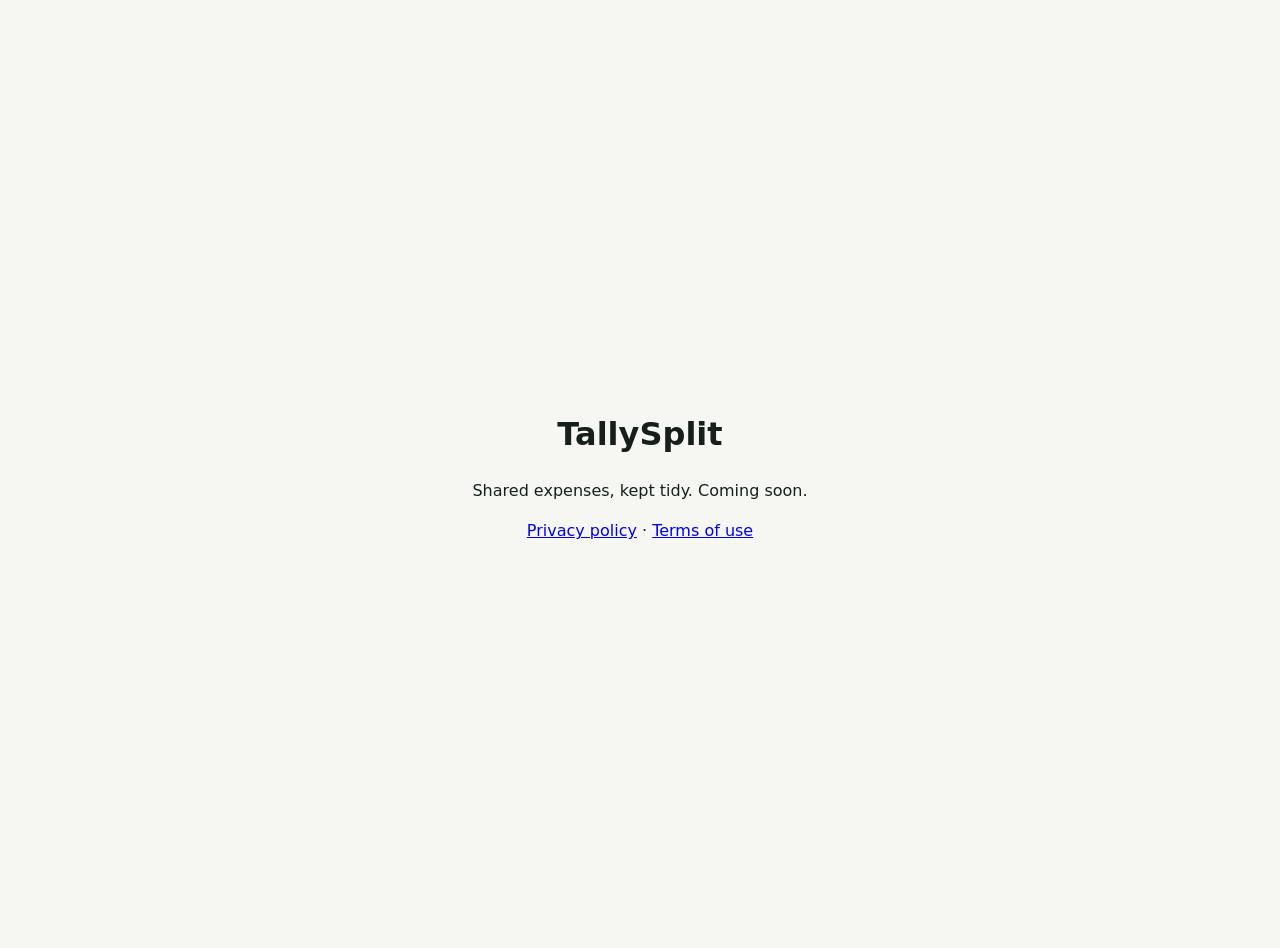
<file: index.html>
<!doctype html>
<html lang="en">
  <head>
    <meta charset="utf-8" />
    <meta name="viewport" content="width=device-width, initial-scale=1" />
    <meta name="robots" content="noindex" />
    <title>TallySplit</title>
    <link rel="icon" href="favicon.png" />
    <style>
      body {
        margin: 0;
        min-height: 100vh;
        display: flex;
        align-items: center;
        justify-content: center;
        padding: 24px 16px;
        background: #f6f7f3;
        color: #15201b;
        font:
          16px/1.5 system-ui,
          -apple-system,
          'Segoe UI',
          Roboto,
          sans-serif;
        text-align: center;
      }
      @media (prefers-color-scheme: dark) {
        body {
          background: #0d1411;
          color: #eaf1ed;
        }
      }
    </style>
  </head>
  <body>
    <main>
      <h1>TallySplit</h1>
      <p>Shared expenses, kept tidy. Coming soon.</p>
      <p><a href="privacy/">Privacy policy</a> · <a href="terms/">Terms of use</a></p>
    </main>
  </body>
</html>
</file>
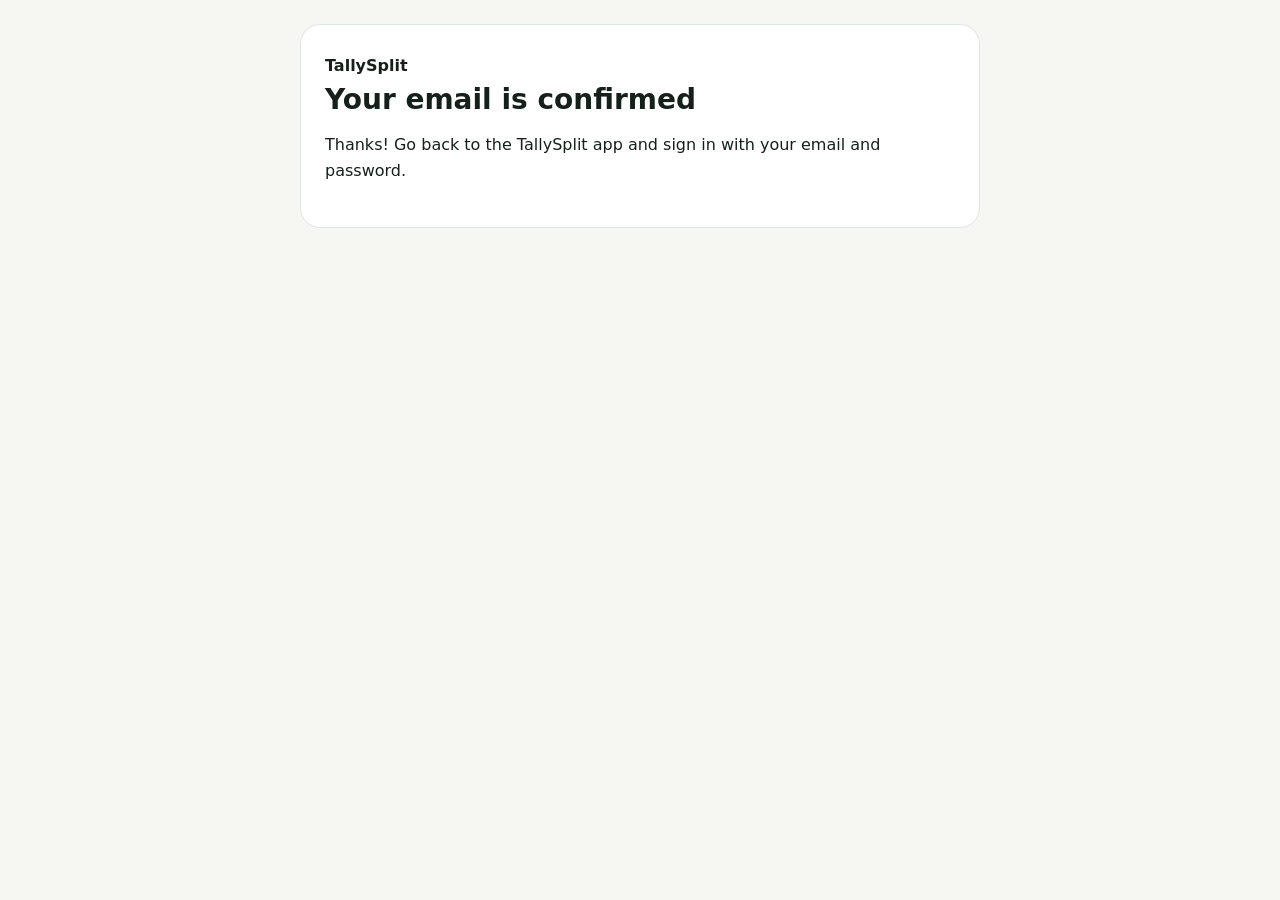
<file: confirmed/index.html>
<!doctype html>
<html lang="en">
  <head>
    <meta charset="utf-8" />
    <meta name="viewport" content="width=device-width, initial-scale=1" />
    <meta name="robots" content="noindex" />
    <title>Email confirmed · TallySplit</title>
    <meta name="description" content="Your TallySplit email address is confirmed." />
    <link rel="icon" href="../favicon.png" />
    <link rel="stylesheet" href="../legal.css" />
  </head>
  <body>
    <main>
      <p class="brand"><a href="../">TallySplit</a></p>
      <h1 id="title">Your email is confirmed</h1>
      <p id="message">
        Thanks! Go back to the TallySplit app and sign in with your email and password.
      </p>
    </main>
    <script>
      // Supabase sends people here after they tap the link in the sign-up email (Stage 11).
      // A used or expired link arrives with an error in the address instead.
      var params = new URLSearchParams(location.hash.slice(1) + '&' + location.search.slice(1));
      if (params.get('error') || params.get('error_code')) {
        document.getElementById('title').textContent = 'That link has expired';
        document.getElementById('message').textContent =
          'It may have been used already. Open TallySplit and try signing in. If your email ' +
          "isn't confirmed yet, sign up again with the same email to get a new link.";
      }
      // Tidy the address so the one-time code isn't left in the browser's history.
      if (location.search || location.hash) history.replaceState(null, '', location.pathname);
    </script>
  </body>
</html>
</file>
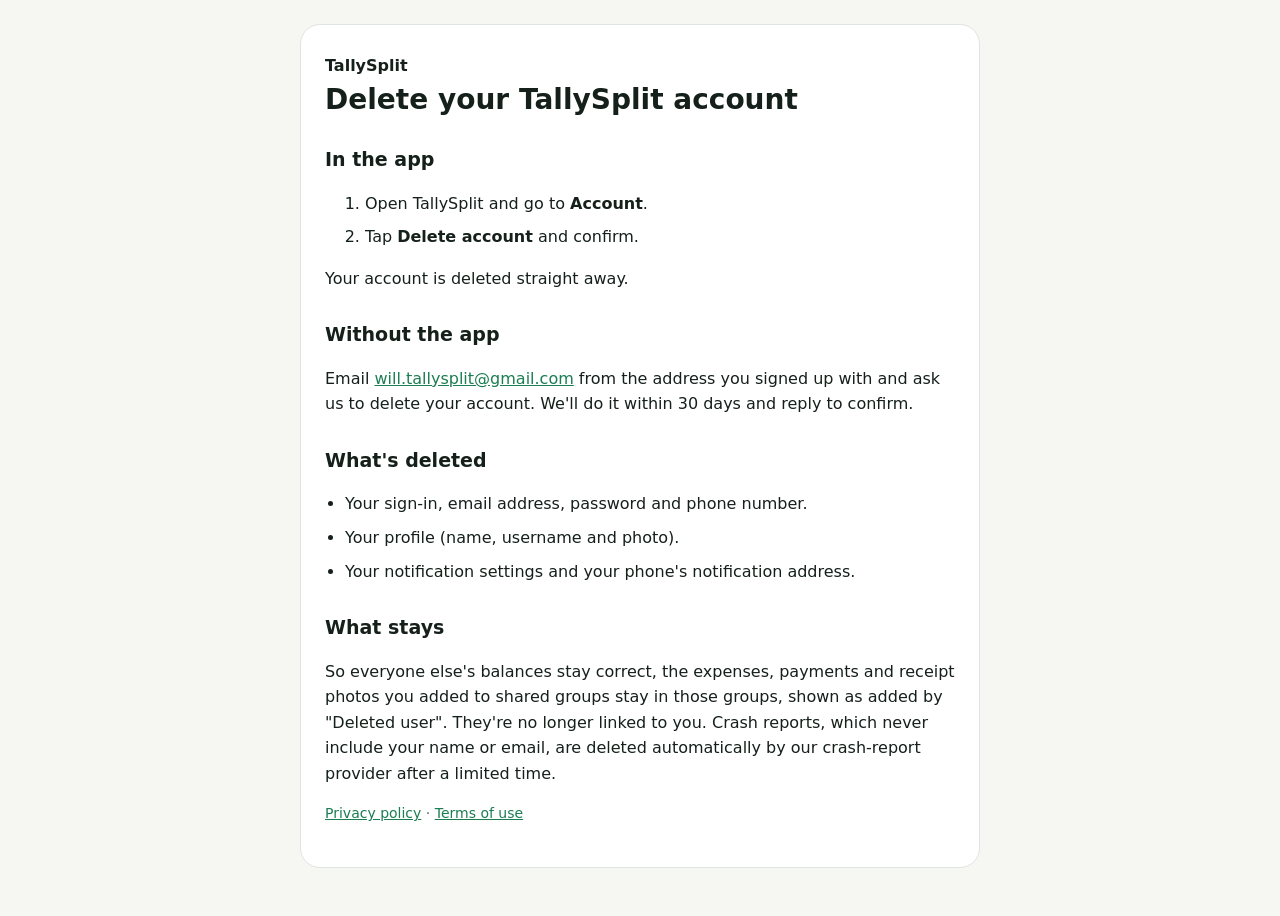
<file: delete-account/index.html>
<!doctype html>
<html lang="en">
  <head>
    <meta charset="utf-8" />
    <meta name="viewport" content="width=device-width, initial-scale=1" />
    <title>Delete your account · TallySplit</title>
    <meta
      name="description"
      content="How to delete your TallySplit account and what happens to your data."
    />
    <link rel="icon" href="../favicon.png" />
    <link rel="stylesheet" href="../legal.css" />
  </head>
  <body>
    <main>
      <p class="brand"><a href="../">TallySplit</a></p>
      <h1>Delete your TallySplit account</h1>

      <h2>In the app</h2>
      <ol>
        <li>Open TallySplit and go to <strong>Account</strong>.</li>
        <li>Tap <strong>Delete account</strong> and confirm.</li>
      </ol>
      <p>Your account is deleted straight away.</p>

      <h2>Without the app</h2>
      <p>
        Email <a href="mailto:will.tallysplit@gmail.com">will.tallysplit@gmail.com</a> from the
        address you signed up with and ask us to delete your account. We'll do it within 30 days and
        reply to confirm.
      </p>

      <h2>What's deleted</h2>
      <ul>
        <li>Your sign-in, email address, password and phone number.</li>
        <li>Your profile (name, username and photo).</li>
        <li>Your notification settings and your phone's notification address.</li>
      </ul>

      <h2>What stays</h2>
      <p>
        So everyone else's balances stay correct, the expenses, payments and receipt photos you
        added to shared groups stay in those groups, shown as added by "Deleted user". They're no
        longer linked to you. Crash reports, which never include your name or email, are deleted
        automatically by our crash-report provider after a limited time.
      </p>

      <p class="muted">
        <a href="../privacy/">Privacy policy</a> · <a href="../terms/">Terms of use</a>
      </p>
    </main>
  </body>
</html>
</file>
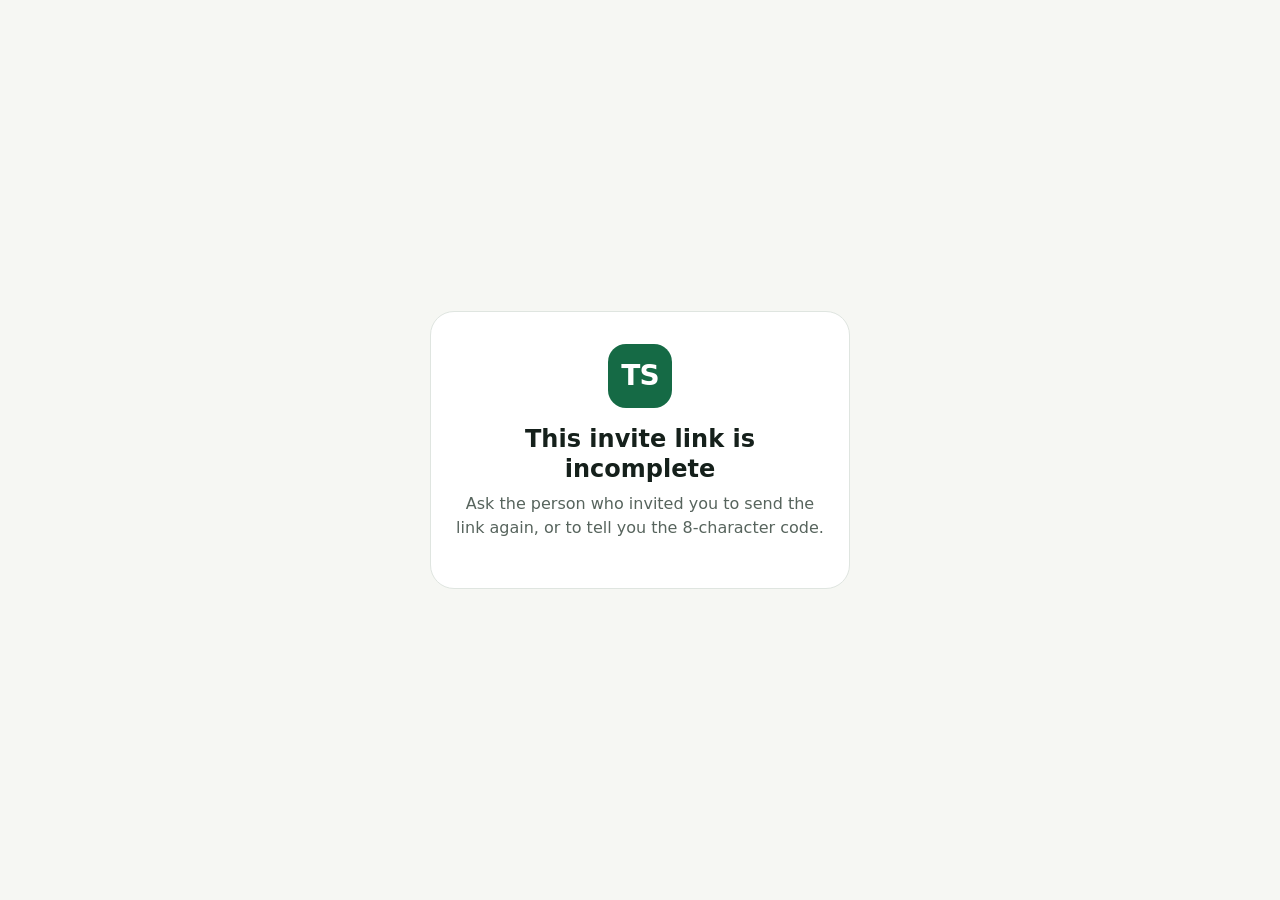
<file: join/index.html>
<!doctype html>
<html lang="en">
  <head>
    <meta charset="utf-8" />
    <meta name="viewport" content="width=device-width, initial-scale=1" />
    <meta name="robots" content="noindex" />
    <title>Join a group on TallySplit</title>
    <meta name="description" content="You've been invited to a group on TallySplit." />
    <link rel="icon" href="../favicon.png" />
    <style>
      :root {
        --bg: #f6f7f3;
        --card: #ffffff;
        --text: #15201b;
        --muted: #57645d;
        --primary: #1b7d52;
        --hero: #156a45;
        --on-hero: #ffffff;
        --border: #dfe5e0;
      }
      @media (prefers-color-scheme: dark) {
        :root {
          --bg: #0d1411;
          --card: #16201b;
          --text: #eaf1ed;
          --muted: #a3b0a9;
          --primary: #4acb8d;
          --hero: #143f2d;
          --on-hero: #eaf1ed;
          --border: #26332c;
        }
      }
      * {
        box-sizing: border-box;
      }
      body {
        margin: 0;
        min-height: 100vh;
        background: var(--bg);
        color: var(--text);
        font:
          16px/1.5 system-ui,
          -apple-system,
          'Segoe UI',
          Roboto,
          sans-serif;
        display: flex;
        align-items: center;
        justify-content: center;
        padding: 24px 16px;
      }
      main {
        width: 100%;
        max-width: 420px;
        background: var(--card);
        border: 1px solid var(--border);
        border-radius: 24px;
        padding: 32px 24px;
        text-align: center;
      }
      .mark {
        width: 64px;
        height: 64px;
        margin: 0 auto 16px;
        border-radius: 18px;
        background: var(--hero);
        color: var(--on-hero);
        display: flex;
        align-items: center;
        justify-content: center;
        font-weight: 700;
        font-size: 28px;
        letter-spacing: -1px;
      }
      h1 {
        font-size: 24px;
        line-height: 1.25;
        margin: 0 0 8px;
      }
      p {
        color: var(--muted);
        margin: 0 0 16px;
      }
      .code {
        font-size: 28px;
        font-weight: 700;
        letter-spacing: 4px;
        margin: 8px 0 24px;
        color: var(--text);
        user-select: all;
      }
      .button {
        display: block;
        width: 100%;
        padding: 14px 16px;
        border-radius: 999px;
        background: var(--primary);
        color: #fff;
        font-weight: 600;
        text-decoration: none;
        margin-bottom: 12px;
      }
      @media (prefers-color-scheme: dark) {
        .button {
          color: #0d1411;
        }
      }
      .steps {
        text-align: left;
        margin: 24px 0 0;
        padding: 16px 16px 16px 36px;
        border-radius: 16px;
        background: var(--bg);
        color: var(--muted);
      }
      .steps li + li {
        margin-top: 6px;
      }
      .hidden {
        display: none;
      }
    </style>
  </head>
  <body>
    <main>
      <div class="mark" aria-hidden="true">TS</div>

      <section id="invite" class="hidden">
        <h1>You're invited to a group on TallySplit</h1>
        <p>TallySplit keeps track of shared expenses. Your invite code:</p>
        <div class="code" id="code" aria-label="Invite code"></div>
        <a class="button" id="open" href="#">Open in TallySplit</a>
        <ol class="steps">
          <li>
            Don't have TallySplit yet? It isn't in the app stores yet. Ask the person who invited
            you how to get it.
          </li>
          <li>
            Then open TallySplit, tap <strong>Join with a code</strong> and enter the code above.
          </li>
          <li>Invites last 24 hours. If it has expired, ask for a new one.</li>
        </ol>
      </section>

      <section id="missing" class="hidden">
        <h1>This invite link is incomplete</h1>
        <p>
          Ask the person who invited you to send the link again, or to tell you the 8-character
          code.
        </p>
      </section>
    </main>

    <script>
      (function () {
        var params = new URLSearchParams(location.search);
        var raw = (params.get('code') || '').toUpperCase();
        var code = /^[A-Z0-9-]{4,20}$/.test(raw) ? raw : '';
        if (!code) {
          document.getElementById('missing').classList.remove('hidden');
          return;
        }
        document.getElementById('invite').classList.remove('hidden');
        document.getElementById('code').textContent = code;
        document.title = 'Join with code ' + code + ' on TallySplit';
        var appLink = 'tallysplit://join/' + encodeURIComponent(code);
        // Android: an intent link opens the app if it's installed and does nothing otherwise.
        var isAndroid = /Android/i.test(navigator.userAgent);
        document.getElementById('open').href = isAndroid
          ? 'intent://join/' +
            encodeURIComponent(code) +
            '#Intent;scheme=tallysplit;package=com.tallysplit;end'
          : appLink;
      })();
    </script>
  </body>
</html>
</file>
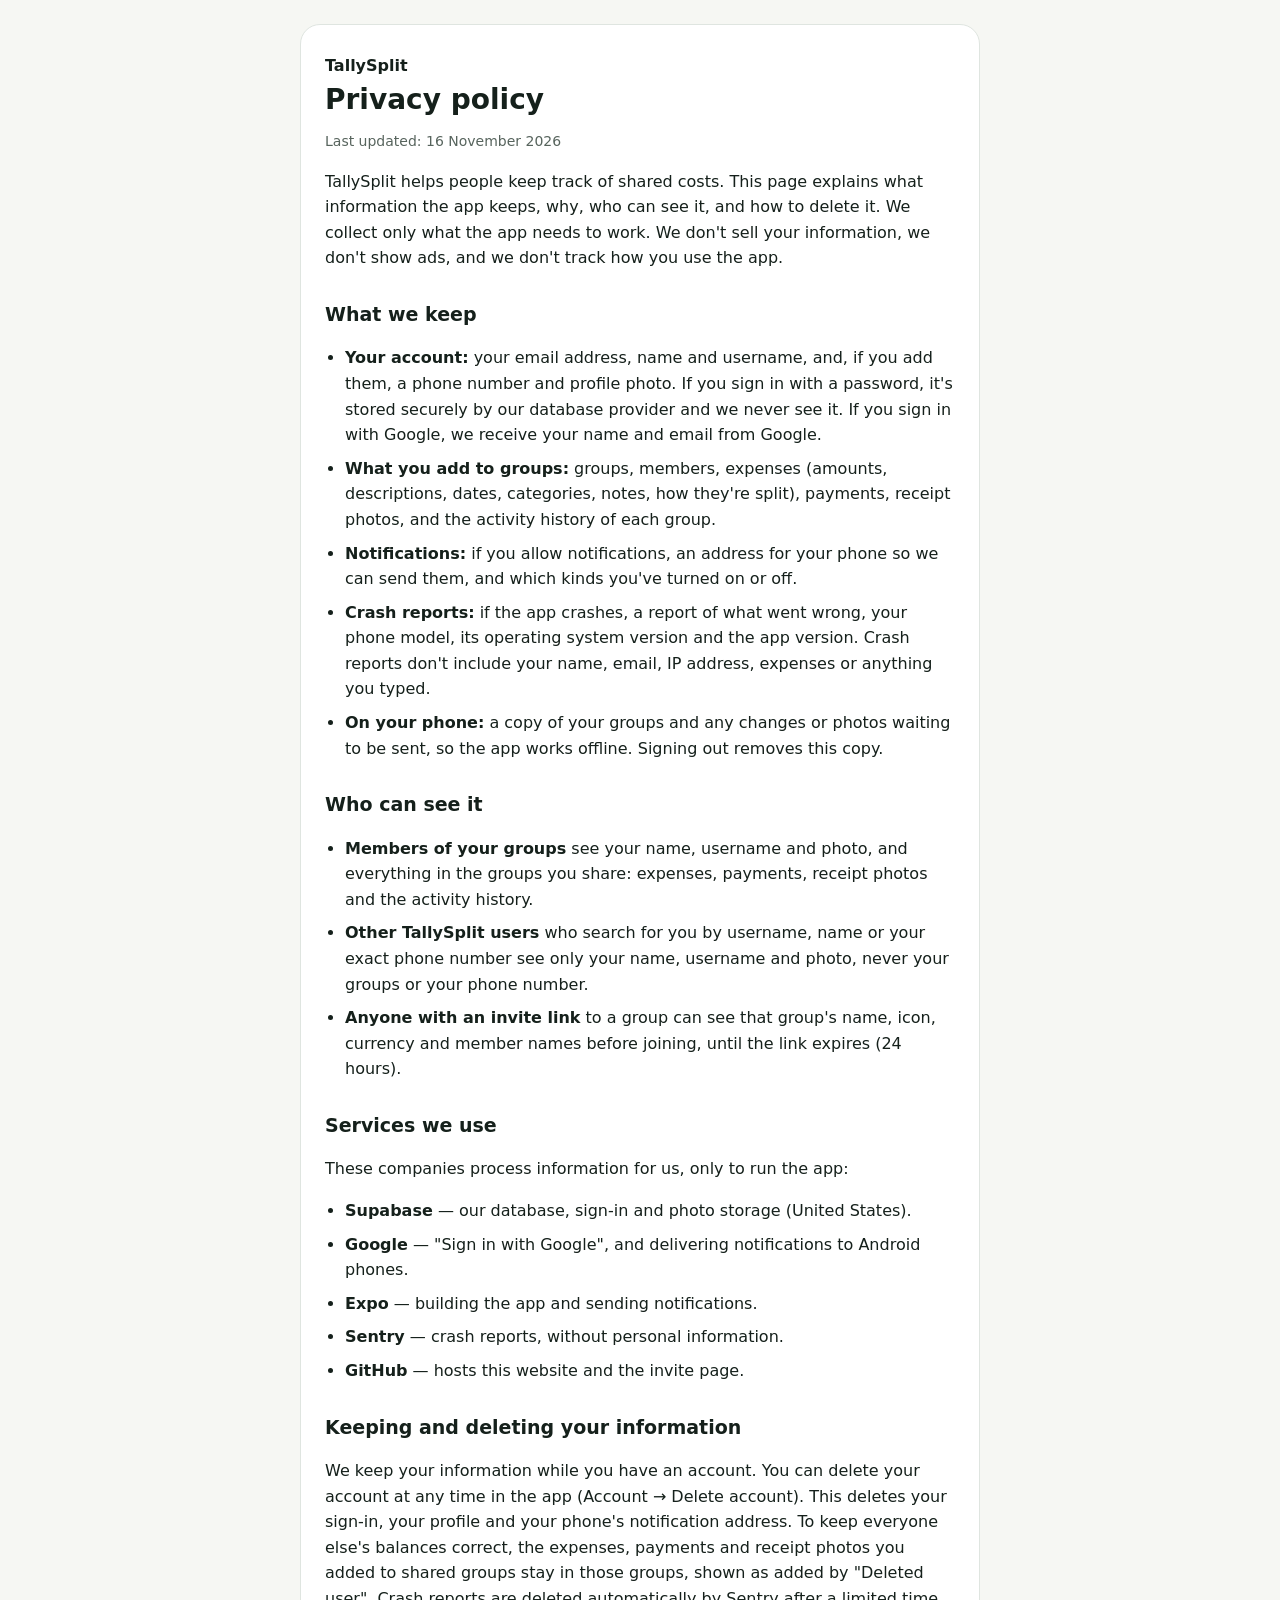
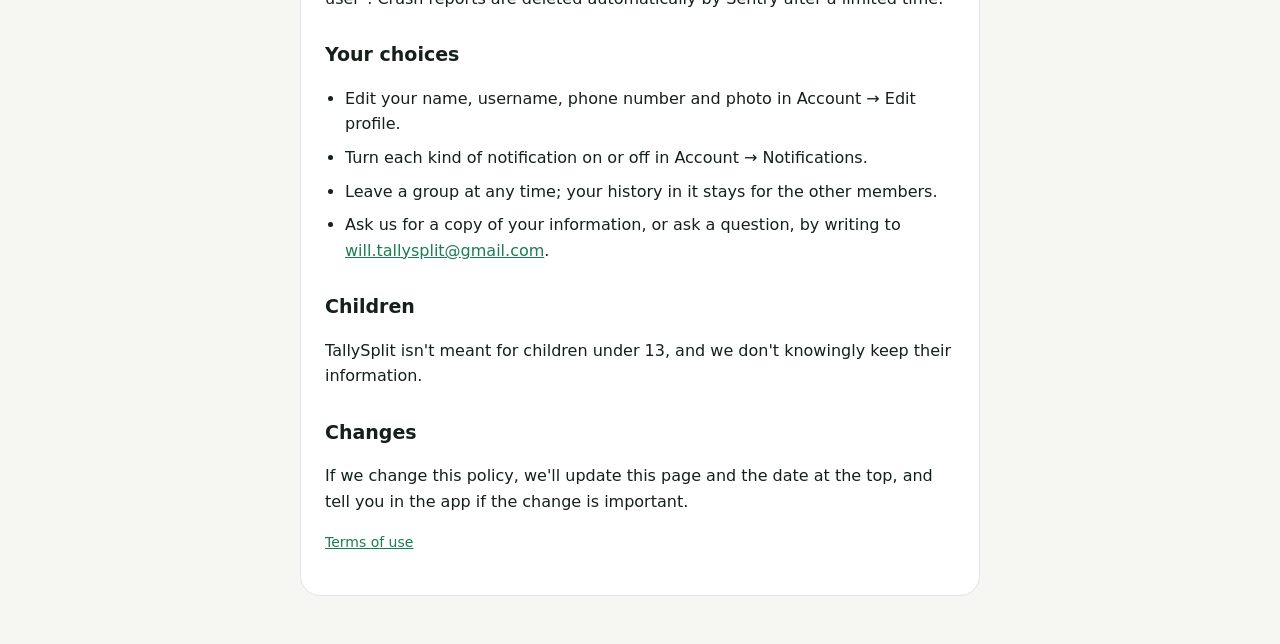
<file: privacy/index.html>
<!doctype html>
<html lang="en">
  <head>
    <meta charset="utf-8" />
    <meta name="viewport" content="width=device-width, initial-scale=1" />
    <title>Privacy policy · TallySplit</title>
    <meta name="description" content="How TallySplit handles your information." />
    <link rel="icon" href="../favicon.png" />
    <link rel="stylesheet" href="../legal.css" />
  </head>
  <body>
    <main>
      <p class="brand"><a href="../">TallySplit</a></p>
      <h1>Privacy policy</h1>
      <p class="muted">Last updated: 16 November 2026</p>

      <p>
        TallySplit helps people keep track of shared costs. This page explains what information the
        app keeps, why, who can see it, and how to delete it. We collect only what the app needs to
        work. We don't sell your information, we don't show ads, and we don't track how you use the
        app.
      </p>

      <h2>What we keep</h2>
      <ul>
        <li>
          <strong>Your account:</strong> your email address, name and username, and, if you add
          them, a phone number and profile photo. If you sign in with a password, it's stored
          securely by our database provider and we never see it. If you sign in with Google, we
          receive your name and email from Google.
        </li>
        <li>
          <strong>What you add to groups:</strong> groups, members, expenses (amounts, descriptions,
          dates, categories, notes, how they're split), payments, receipt photos, and the activity
          history of each group.
        </li>
        <li>
          <strong>Notifications:</strong> if you allow notifications, an address for your phone so
          we can send them, and which kinds you've turned on or off.
        </li>
        <li>
          <strong>Crash reports:</strong> if the app crashes, a report of what went wrong, your
          phone model, its operating system version and the app version. Crash reports don't include
          your name, email, IP address, expenses or anything you typed.
        </li>
        <li>
          <strong>On your phone:</strong> a copy of your groups and any changes or photos waiting to
          be sent, so the app works offline. Signing out removes this copy.
        </li>
      </ul>

      <h2>Who can see it</h2>
      <ul>
        <li>
          <strong>Members of your groups</strong> see your name, username and photo, and everything
          in the groups you share: expenses, payments, receipt photos and the activity history.
        </li>
        <li>
          <strong>Other TallySplit users</strong> who search for you by username, name or your exact
          phone number see only your name, username and photo, never your groups or your phone
          number.
        </li>
        <li>
          <strong>Anyone with an invite link</strong> to a group can see that group's name, icon,
          currency and member names before joining, until the link expires (24 hours).
        </li>
      </ul>

      <h2>Services we use</h2>
      <p>These companies process information for us, only to run the app:</p>
      <ul>
        <li>
          <strong>Supabase</strong> — our database, sign-in and photo storage (United States).
        </li>
        <li>
          <strong>Google</strong> — "Sign in with Google", and delivering notifications to Android
          phones.
        </li>
        <li><strong>Expo</strong> — building the app and sending notifications.</li>
        <li><strong>Sentry</strong> — crash reports, without personal information.</li>
        <li><strong>GitHub</strong> — hosts this website and the invite page.</li>
      </ul>

      <h2>Keeping and deleting your information</h2>
      <p>
        We keep your information while you have an account. You can delete your account at any time
        in the app (Account → Delete account). This deletes your sign-in, your profile and your
        phone's notification address. To keep everyone else's balances correct, the expenses,
        payments and receipt photos you added to shared groups stay in those groups, shown as added
        by "Deleted user". Crash reports are deleted automatically by Sentry after a limited time.
      </p>

      <h2>Your choices</h2>
      <ul>
        <li>Edit your name, username, phone number and photo in Account → Edit profile.</li>
        <li>Turn each kind of notification on or off in Account → Notifications.</li>
        <li>Leave a group at any time; your history in it stays for the other members.</li>
        <li>
          Ask us for a copy of your information, or ask a question, by writing to
          <a href="mailto:will.tallysplit@gmail.com">will.tallysplit@gmail.com</a>.
        </li>
      </ul>

      <h2>Children</h2>
      <p>
        TallySplit isn't meant for children under 13, and we don't knowingly keep their information.
      </p>

      <h2>Changes</h2>
      <p>
        If we change this policy, we'll update this page and the date at the top, and tell you in
        the app if the change is important.
      </p>

      <p class="muted"><a href="../terms/">Terms of use</a></p>
    </main>
  </body>
</html>
</file>
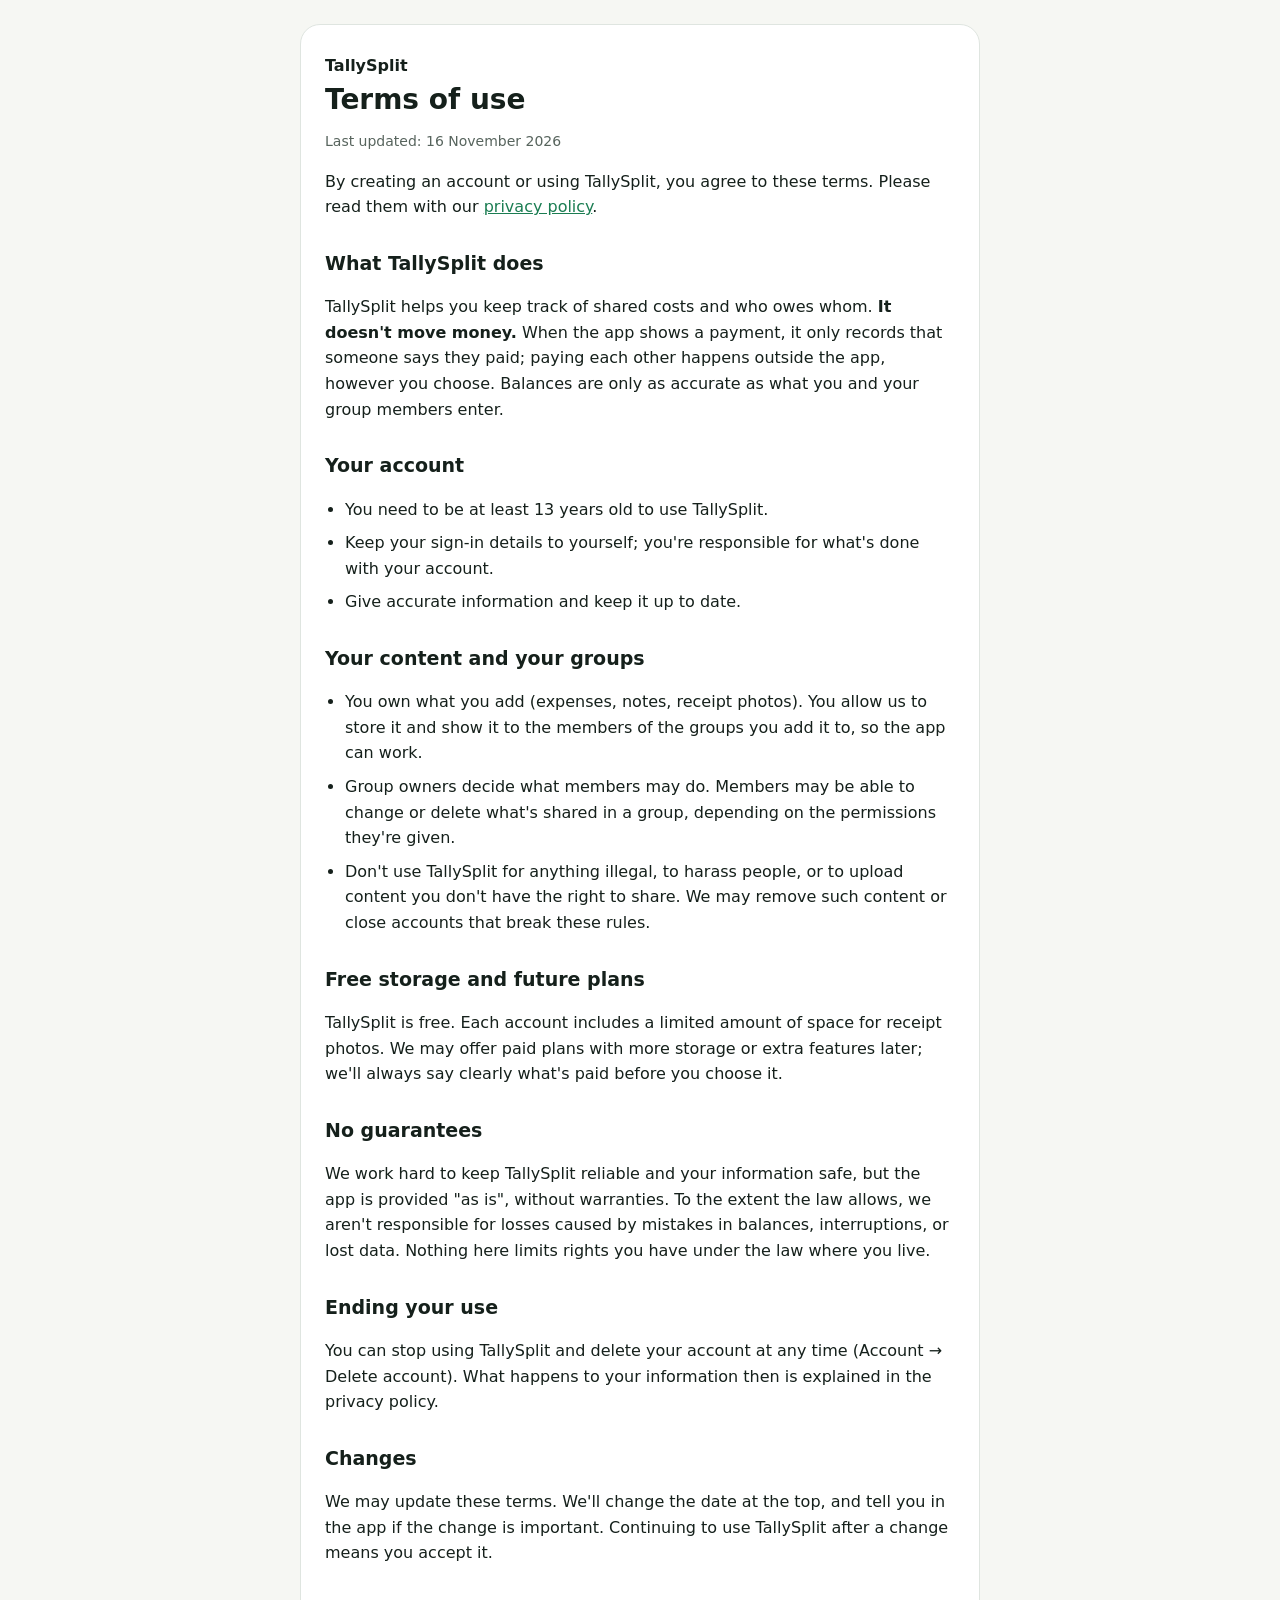
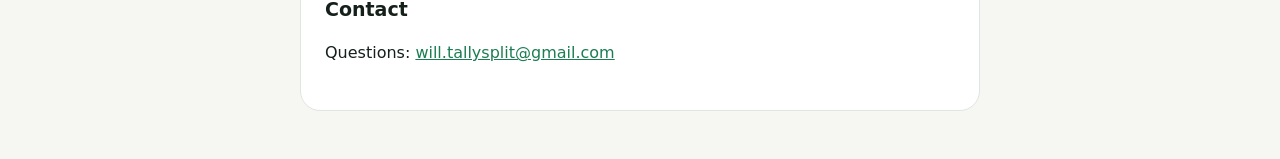
<file: terms/index.html>
<!doctype html>
<html lang="en">
  <head>
    <meta charset="utf-8" />
    <meta name="viewport" content="width=device-width, initial-scale=1" />
    <title>Terms of use · TallySplit</title>
    <meta name="description" content="The rules for using TallySplit." />
    <link rel="icon" href="../favicon.png" />
    <link rel="stylesheet" href="../legal.css" />
  </head>
  <body>
    <main>
      <p class="brand"><a href="../">TallySplit</a></p>
      <h1>Terms of use</h1>
      <p class="muted">Last updated: 16 November 2026</p>

      <p>
        By creating an account or using TallySplit, you agree to these terms. Please read them with
        our <a href="../privacy/">privacy policy</a>.
      </p>

      <h2>What TallySplit does</h2>
      <p>
        TallySplit helps you keep track of shared costs and who owes whom.
        <strong>It doesn't move money.</strong> When the app shows a payment, it only records that
        someone says they paid; paying each other happens outside the app, however you choose.
        Balances are only as accurate as what you and your group members enter.
      </p>

      <h2>Your account</h2>
      <ul>
        <li>You need to be at least 13 years old to use TallySplit.</li>
        <li>
          Keep your sign-in details to yourself; you're responsible for what's done with your
          account.
        </li>
        <li>Give accurate information and keep it up to date.</li>
      </ul>

      <h2>Your content and your groups</h2>
      <ul>
        <li>
          You own what you add (expenses, notes, receipt photos). You allow us to store it and show
          it to the members of the groups you add it to, so the app can work.
        </li>
        <li>
          Group owners decide what members may do. Members may be able to change or delete what's
          shared in a group, depending on the permissions they're given.
        </li>
        <li>
          Don't use TallySplit for anything illegal, to harass people, or to upload content you
          don't have the right to share. We may remove such content or close accounts that break
          these rules.
        </li>
      </ul>

      <h2>Free storage and future plans</h2>
      <p>
        TallySplit is free. Each account includes a limited amount of space for receipt photos. We
        may offer paid plans with more storage or extra features later; we'll always say clearly
        what's paid before you choose it.
      </p>

      <h2>No guarantees</h2>
      <p>
        We work hard to keep TallySplit reliable and your information safe, but the app is provided
        "as is", without warranties. To the extent the law allows, we aren't responsible for losses
        caused by mistakes in balances, interruptions, or lost data. Nothing here limits rights you
        have under the law where you live.
      </p>

      <h2>Ending your use</h2>
      <p>
        You can stop using TallySplit and delete your account at any time (Account → Delete
        account). What happens to your information then is explained in the privacy policy.
      </p>

      <h2>Changes</h2>
      <p>
        We may update these terms. We'll change the date at the top, and tell you in the app if the
        change is important. Continuing to use TallySplit after a change means you accept it.
      </p>

      <h2>Contact</h2>
      <p>Questions: <a href="mailto:will.tallysplit@gmail.com">will.tallysplit@gmail.com</a></p>
    </main>
  </body>
</html>
</file>
<file: legal.css>
:root {
  --bg: #f6f7f3;
  --card: #ffffff;
  --text: #15201b;
  --muted: #57645d;
  --primary: #1b7d52;
  --border: #dfe5e0;
}
@media (prefers-color-scheme: dark) {
  :root {
    --bg: #0d1411;
    --card: #16201b;
    --text: #eaf1ed;
    --muted: #a3b0a9;
    --primary: #4acb8d;
    --border: #26332c;
  }
}
* {
  box-sizing: border-box;
}
body {
  margin: 0;
  background: var(--bg);
  color: var(--text);
  font:
    16px/1.6 system-ui,
    -apple-system,
    'Segoe UI',
    Roboto,
    sans-serif;
  padding: 24px 16px 48px;
}
main {
  max-width: 680px;
  margin: 0 auto;
  background: var(--card);
  border: 1px solid var(--border);
  border-radius: 20px;
  padding: 28px 24px;
}
h1 {
  font-size: 28px;
  line-height: 1.2;
  margin: 4px 0 4px;
}
h2 {
  font-size: 19px;
  margin: 28px 0 8px;
}
p,
li {
  overflow-wrap: anywhere;
}
ul {
  padding-left: 20px;
}
li + li {
  margin-top: 8px;
}
a {
  color: var(--primary);
}
.muted {
  color: var(--muted);
  font-size: 14px;
}
.brand {
  margin: 0;
  font-weight: 700;
}
.brand a {
  color: var(--text);
  text-decoration: none;
}
</file>
